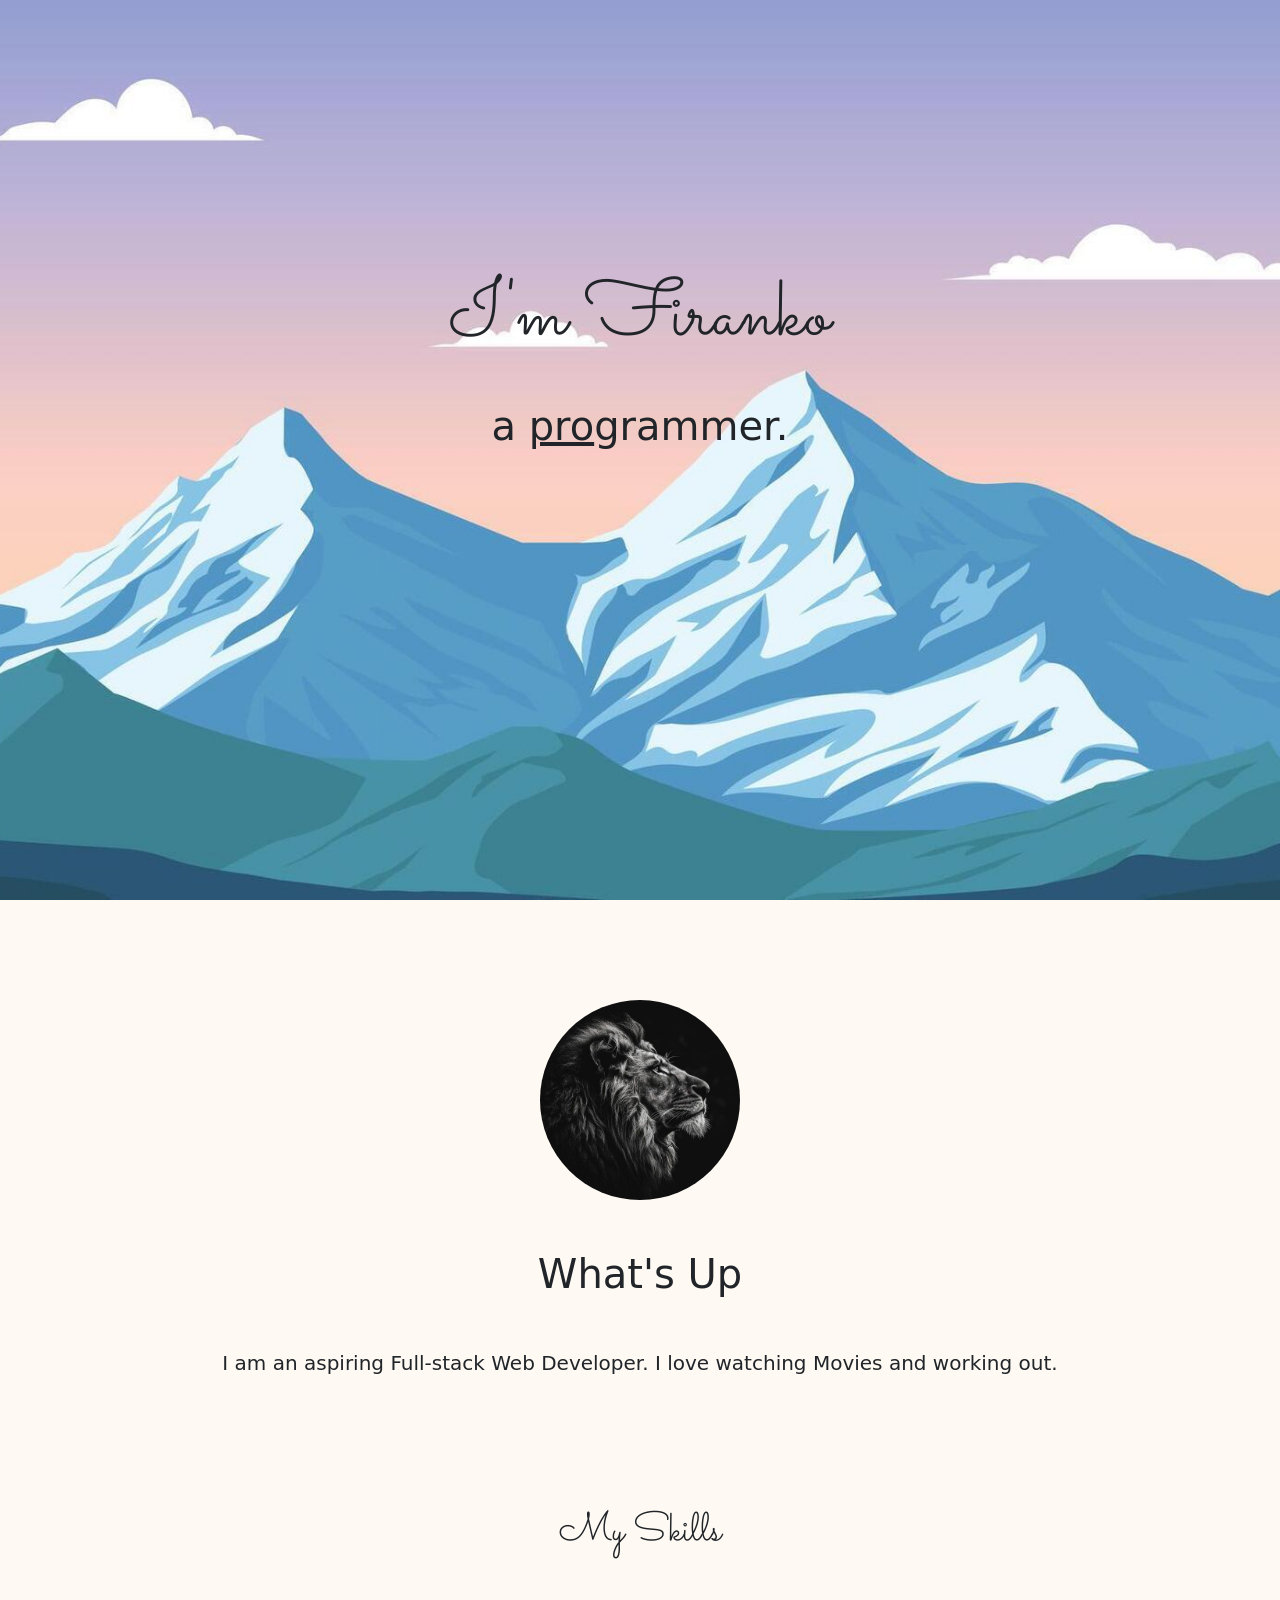
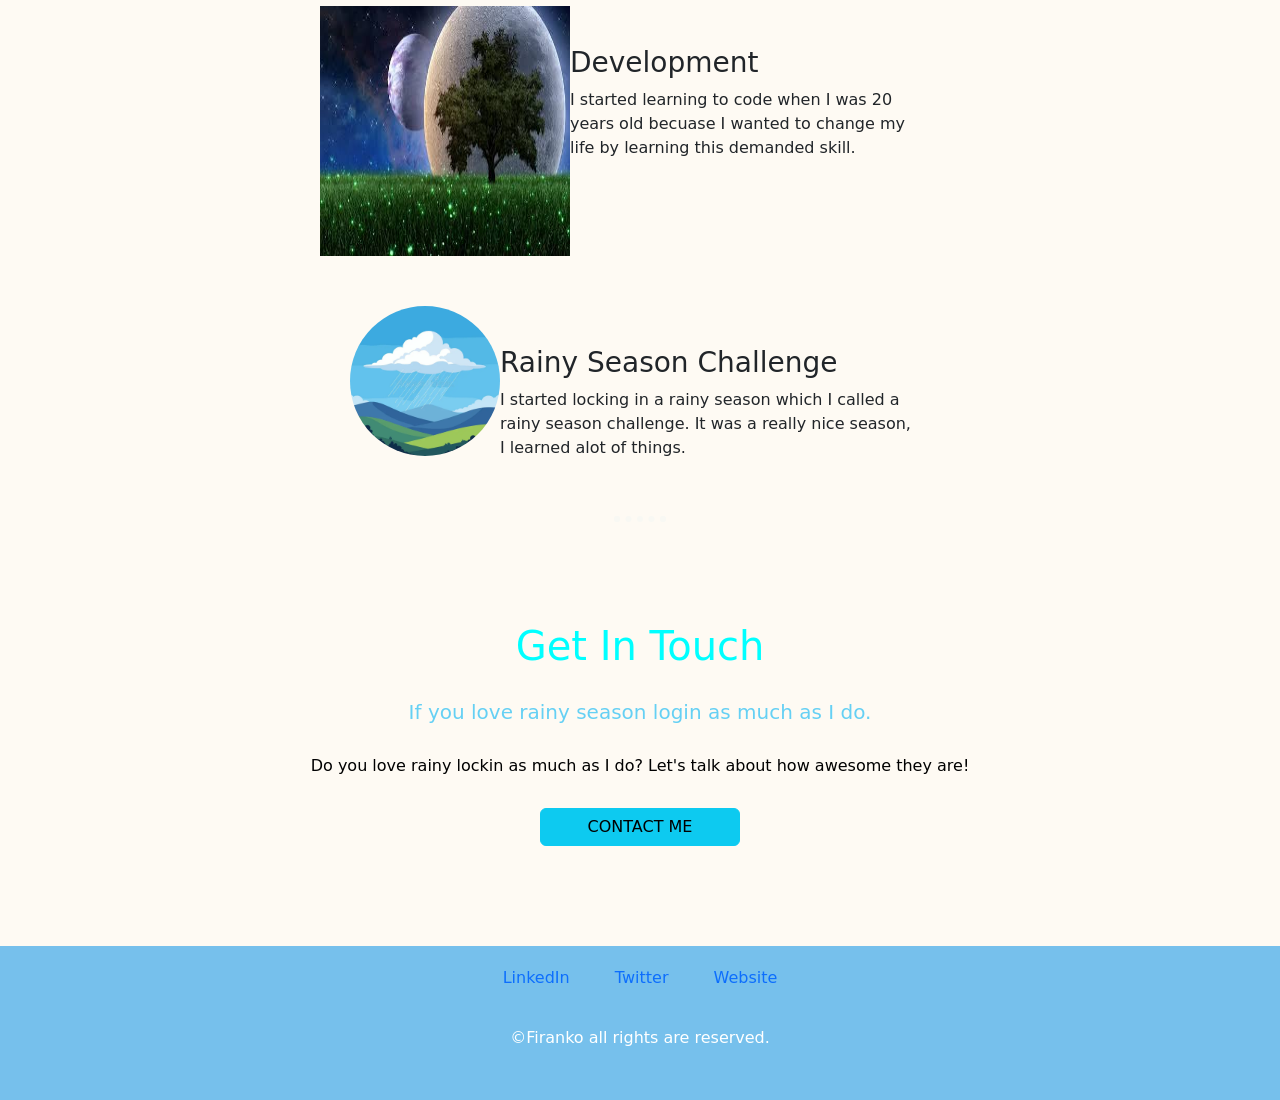
<file: index.html>
<!DOCTYPE html>
<html lang="en">
<head>
    <meta charset="UTF-8">
    <meta name="viewport" content="width=device-width, initial-scale=1.0">
    <title>Firanko</title>
    <link href="https://cdn.jsdelivr.net/npm/bootstrap@5.3.8/dist/css/bootstrap.min.css" rel="stylesheet" integrity="sha384-sRIl4kxILFvY47J16cr9ZwB07vP4J8+LH7qKQnuqkuIAvNWLzeN8tE5YBujZqJLB" crossorigin="anonymous">
    <link rel="stylesheet" href="./style.css">
    <link rel="preconnect" href="https://fonts.googleapis.com">
<link rel="preconnect" href="https://fonts.gstatic.com" crossorigin>
<link href="https://fonts.googleapis.com/css2?family=Mea+Culpa&family=Playwrite+IT+Trad:wght@100..400&family=Sacramento&display=swap" rel="stylesheet">

</head>
<body>
    <!-- Header Section -->
    <section class="headerSection">
        <div class="intro">
            <h1>I'm Firanko</h1>
            <p>a <u>pro</u>grammer.</p>
        </div>
    </section>

    <!--hero Section  -->
    <section class="heroSection">
        <div class="detailedIntro">
            <img src="./Images/ceae1ab8968aaa80ccf0f9520a570110.jpg" alt="lion image">
            <h2>What's Up</h2>
            <p>I am an aspiring Full-stack Web Developer. I love watching Movies and working out.</p>
        </div>
        <div>
            <h2 class="skillsHeading">My Skills</h2>
            <div class="firstSkill">
                <img src="./Images/images.jpg" alt="Nature image">
                <div class="skilldescription">
                    <h3>Development</h3>
                    <p>I started learning to code when I was 20 years old becuase I wanted to change my life by learning this demanded skill. </p>
                </div>
            </div>

            <div class="secondSkill">
                <img src="./Images/rainy-cloud-mountain-landscape-nature-background-cartoon-style-weather-scene-image-depicts-featuring-over-picturesque-386113552.webp" alt="rainy cloud">

                <div class="skilldescription">
                    <h3>Rainy Season Challenge</h3>
                    <p>I started locking in a rainy season which I called a rainy season challenge. It was a really nice season, I learned alot of things.</p>
                </div>
            </div>
        </div>
    </section>

    <hr>

    <!-- Contact Us Section -->
    <section class="contactUs">
        <h2>Get In Touch</h2>
        <h5>If you love rainy season login as much as I do.</h5>
        <p>Do you love rainy lockin as much as I do? Let's talk about how awesome they are!</p>

        <button type="button" class="btn btn-info">CONTACT ME</button>

    </section>

    <section class="footerSection">
        <footer>
            <p> <a href="#">LinkedIn</a></p>
            <p> <a href="#">Twitter</a></p>
            <p> <a href="#">Website</a></p>
            <div>
                <p>&copy;Firanko all rights are reserved.</p>
            </div>
        </footer>
    </section>
</body>
</html>
</file>
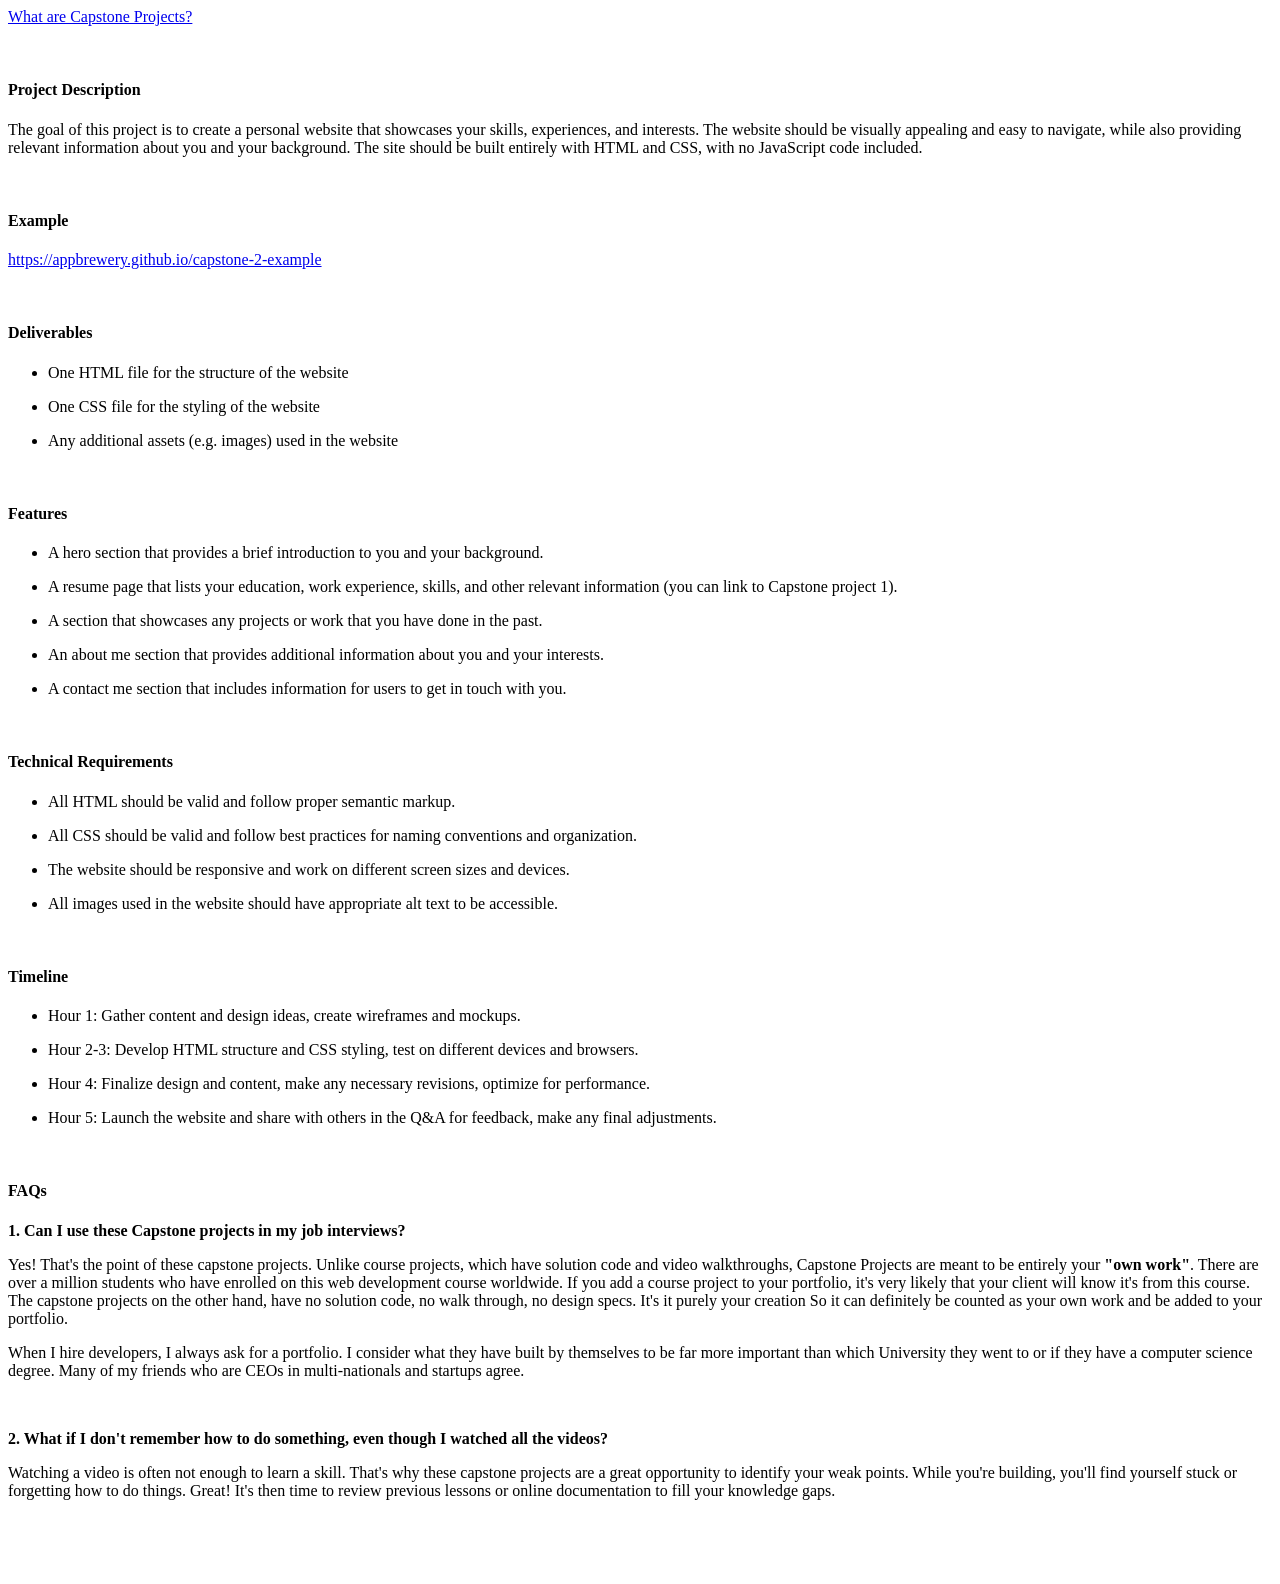
<file: 1. Instructions.html>
<html><head></head><body><p><a href="https://www.udemy.com/course/the-complete-web-development-bootcamp/learn/lecture/37350282/?instructorPreviewMode=student_v4#overview" rel="noopener noreferrer" target="_blank">What are Capstone Projects?</a> </p><p><br></p><h4>Project Description</h4><p>The goal of this project is to create a personal website that showcases your skills, experiences, and interests. The website should be visually appealing and easy to navigate, while also providing relevant information about you and your background. The site should be built entirely with HTML and CSS, with no JavaScript code included.</p><p><br></p><h4>Example</h4><p><a href="https://appbrewery.github.io/capstone-2-example" rel="noopener noreferrer" target="_blank">https://appbrewery.github.io/capstone-2-example</a></p><p><br></p><h4>Deliverables</h4><ul><li><p>One HTML file for the structure of the website</p></li><li><p>One CSS file for the styling of the website</p></li><li><p>Any additional assets (e.g. images) used in the website</p></li></ul><p><br></p><h4>Features</h4><ul><li><p>A hero section that provides a brief introduction to you and your background.</p></li><li><p>A resume page that lists your education, work experience, skills, and other relevant information (you can link to Capstone project 1).</p></li><li><p>A section that showcases any projects or work that you have done in the past.</p></li><li><p>An about me section that provides additional information about you and your interests.</p></li><li><p>A contact me section that includes information for users to get in touch with you.</p></li></ul><p><br></p><h4>Technical Requirements</h4><ul><li><p>All HTML should be valid and follow proper semantic markup.</p></li><li><p>All CSS should be valid and follow best practices for naming conventions and organization.</p></li><li><p>The website should be responsive and work on different screen sizes and devices.</p></li><li><p>All images used in the website should have appropriate alt text to be accessible.</p></li></ul><p><br></p><h4>Timeline</h4><ul><li><p>Hour 1: Gather content and design ideas, create wireframes and mockups.</p></li><li><p>Hour 2-3: Develop HTML structure and CSS styling, test on different devices and browsers.</p></li><li><p>Hour 4: Finalize design and content, make any necessary revisions, optimize for performance.</p></li><li><p>Hour 5: Launch the website and share with others in the Q&amp;A for feedback, make any final adjustments.</p></li></ul><p><br></p><h4>FAQs</h4><p><strong>1. Can I use these Capstone projects in my job interviews? </strong></p><p>Yes! That's the point of these capstone projects. Unlike course projects, which have solution code and video walkthroughs, Capstone Projects are meant to be entirely your<strong> "own work"</strong>. There are over a million students who have enrolled on this web development course worldwide. If you add a course project to your portfolio, it's very likely that your client will know it's from this course. The capstone projects on the other hand, have no solution code, no walk through, no design specs. It's it purely your creation So it can definitely be counted as your own work and be added to your portfolio. </p><p>When I hire developers, I always ask for a portfolio. I consider what they have built by themselves to be far more important than which University they went to or if they have a computer science degree. Many of my friends who are CEOs in multi-nationals and startups agree.</p><p><br></p><p><strong>2. What if I don't remember how to do something, even though I watched all the videos?</strong></p><p>Watching a video is often not enough to learn a skill. That's why these capstone projects are a great opportunity to identify your weak points. While you're building, you'll find yourself stuck or forgetting how to do things. Great! It's then time to review previous lessons or online documentation to fill your knowledge gaps. </p><p><br></p><p><br></p></body></html>
</file>
<file: style.css>
*{
    margin: 0;
    padding: 0;
    box-sizing: border-box;
}

body {
    width: 100%;
    min-height: 100%;
    text-align: center;
    background-color: #FEFAF3;
}

/* Header Section */
.headerSection{
    background-image: url("./Images/mountain-landscape-snow-covered-mountains-with-sky-background-vector.jpg");
    background-size: cover;
    background-position: center;
    background-repeat: no-repeat;
    height: 100vh;
    width: 100%;
}

.intro{
    position: relative;
    top: 30%;
}

.intro > h1{
    font-size: 80px;
    font-family: "Sacramento", cursive;
}

.intro > p{
    font-size: 40px;
    margin: 30px 0;
}

/* Hero Section */

.detailedIntro{
    padding-bottom: 100px;
}

.detailedIntro > img{
    border-radius: 50%;
    height: 200px;
    margin-top: 100px;
}

.detailedIntro > h2{
    font-size: 40px;
    margin-top: 50px;
    margin-bottom: 30px;
}

.detailedIntro > p{
    font-size: 20px;
    margin-top: 50px;
    margin-bottom: 30px;
}

.skillsHeading{
    font-size: 40px;
    font-family: "Sacramento", cursive;
    margin-bottom: 50px;
}

.firstSkill{
    float: left;
    text-align: left;
    margin: 0 25%;
    margin-bottom: 50px;
}

.firstSkill > img{
    height: 250px;
    width: 250px;
    float: left;
}

.secondSkill > img{
    height: 150px;
    width: 150px;
    float: left;
    border-radius: 50%;
    margin-left: 30px;
}

.secondSkill{
    text-align: left;
    float: left;
    margin: 0 25%;
}

.skilldescription{
    padding: 40px;
    margin-left: 40px;
}

hr {
    border: dotted #eaf6f6 6px;
    border-bottom: none;
    width: 4%;
    margin: 100px auto;
}
/* Contact Us Section */
.contactUs{
    color: aqua;
}

.contactUs > h2{
    text-align: center;
    margin-top: 30px;
    font-size: 40px;
}

.contactUs > h5{
    text-align: center;
    margin-top: 30px;
    color: #65D0F4;
}

.contactUs > p{
    color: black;
    text-align: center;
    margin-top: 30px;
    margin-bottom: 30px;
}

.btn{
    width: 200px;
}

/* Footer Section */

footer{
    margin-top: 100px;
    background-color: #76C0EC;
}

footer > p{
    display: inline-block;
    padding: 20px;
}

footer a{
    text-decoration: none;
}

footer a:hover{
    color: white;
}

footer > div p{
    margin-bottom: 0;
    padding-bottom: 50px;
    color: white;
}
</file>
